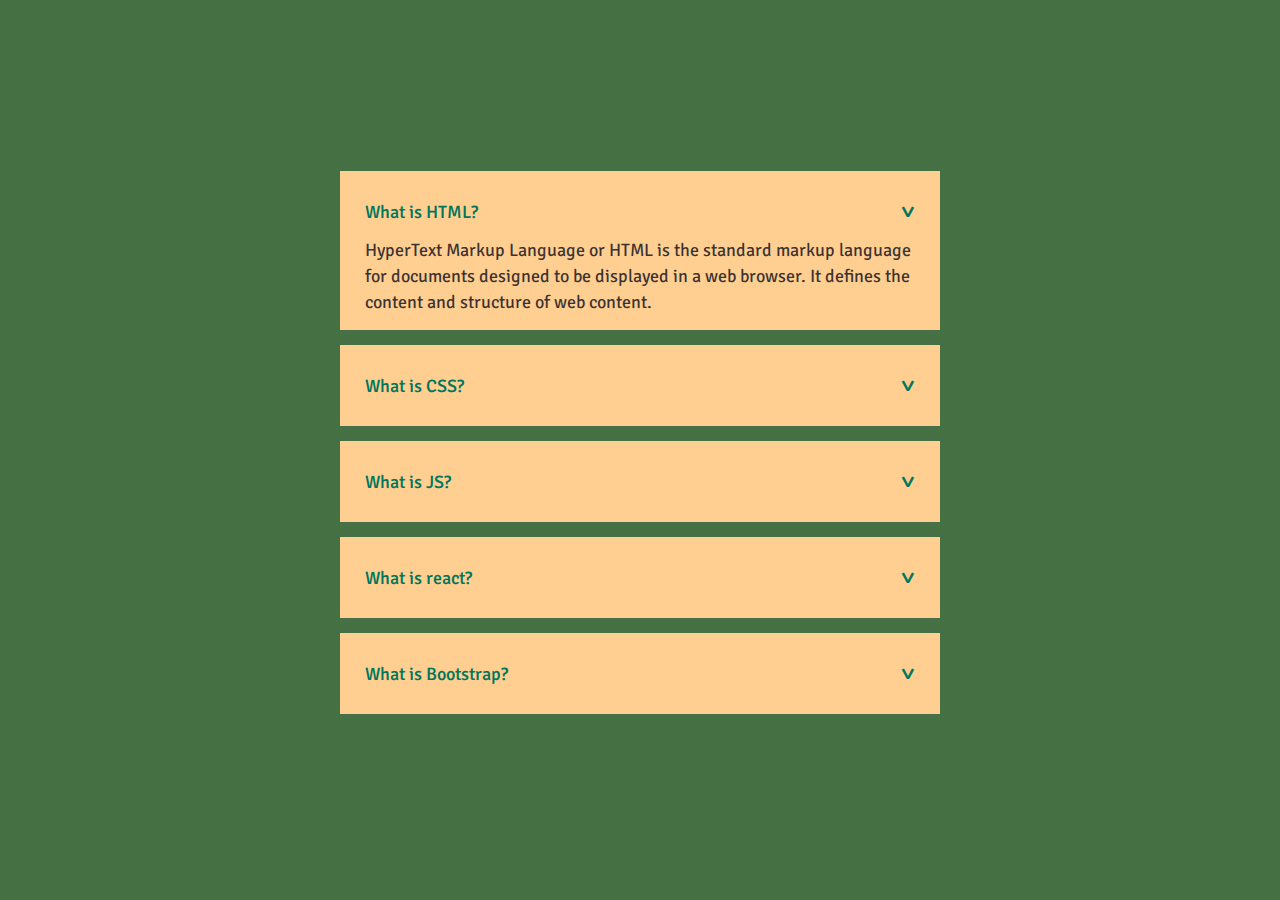
<file: Projects/Accordion_Projects/index.html>
<!DOCTYPE html>
<html lang="en">
  <head>
    <meta charset="UTF-8" />
    <meta name="viewport" content="width=device-width, initial-scale=1.0" />
    <title>Accordion Projects</title>
    <link rel="stylesheet" href="css/all.min.css" />
    <link rel="stylesheet" href="css/style.css" />
  </head>
  <body>
    <ul id="accordion">
      <li>
        <label for="first">What is HTML? <span>&#x3e</span></label>
        <input type="radio" name="accordion" id="first" checked>
        <div class="content">
          <p>
            HyperText Markup Language or HTML is the standard markup language for documents designed to be displayed in a web browser. It defines the content and structure of web content.
          </p>
        </div>
      </li>
      <li>
        <label for="second">What is CSS? <span>&#x3e</span></label>
        <input type="radio" name="accordion" id="second">
        <div class="content">
          <p>
            Cascading Style Sheets (CSS) is a style sheet language used for specifying the presentation and styling of a document written in a markup language such as HTML or XML (including XML dialects such as SVG, MathML or XHTML). CSS is a cornerstone technology of the World Wide Web, alongside HTML and JavaScript.
          </p>
        </div>
      </li>
      <li>
        <label for="third">What is JS? <span>&#x3e</span></label>
        <input type="radio" name="accordion" id="third">
        <div class="content">
          <p>
            JavaScript is a high-level, often just-in-time compiled language that conforms to the ECMAScript standard. It has dynamic typing, prototype-based object-orientation, and first-class functions. It is multi-paradigm, supporting event-driven, functional, and imperative programming styles. It has application programming interfaces (APIs) for working with text, dates, regular expressions, standard data structures, and the Document Object Model (DOM).
          </p>
        </div>
      </li>
      <li>
        <label for="fourth">What is react? <span>&#x3e</span></label>
        <input type="radio" name="accordion" id="fourth">
        <div class="content">
          <p>
            React (also known as React.js or ReactJS) is a free and open-source front-end JavaScript library for building user interfaces based on components. It is maintained by Meta (formerly Facebook) and a community of individual developers and companies.
          </p>
        </div>
      </li>
      <li>
        <label for="fifth">What is Bootstrap? <span>&#x3e</span></label>
        <input type="radio" name="accordion" id="fifth">
        <div class="content">
          <p>
            Bootstrap (formerly Twitter Bootstrap) is a free and open-source CSS framework directed at responsive, mobile-first front-end web development. It contains HTML, CSS and (optionally) JavaScript-based design templates for typography, forms, buttons, navigation, and other interface components.
          </p>
        </div>
      </li>
    </ul>
    <script src="script.js"></script>
  </body>
</html>
</file>
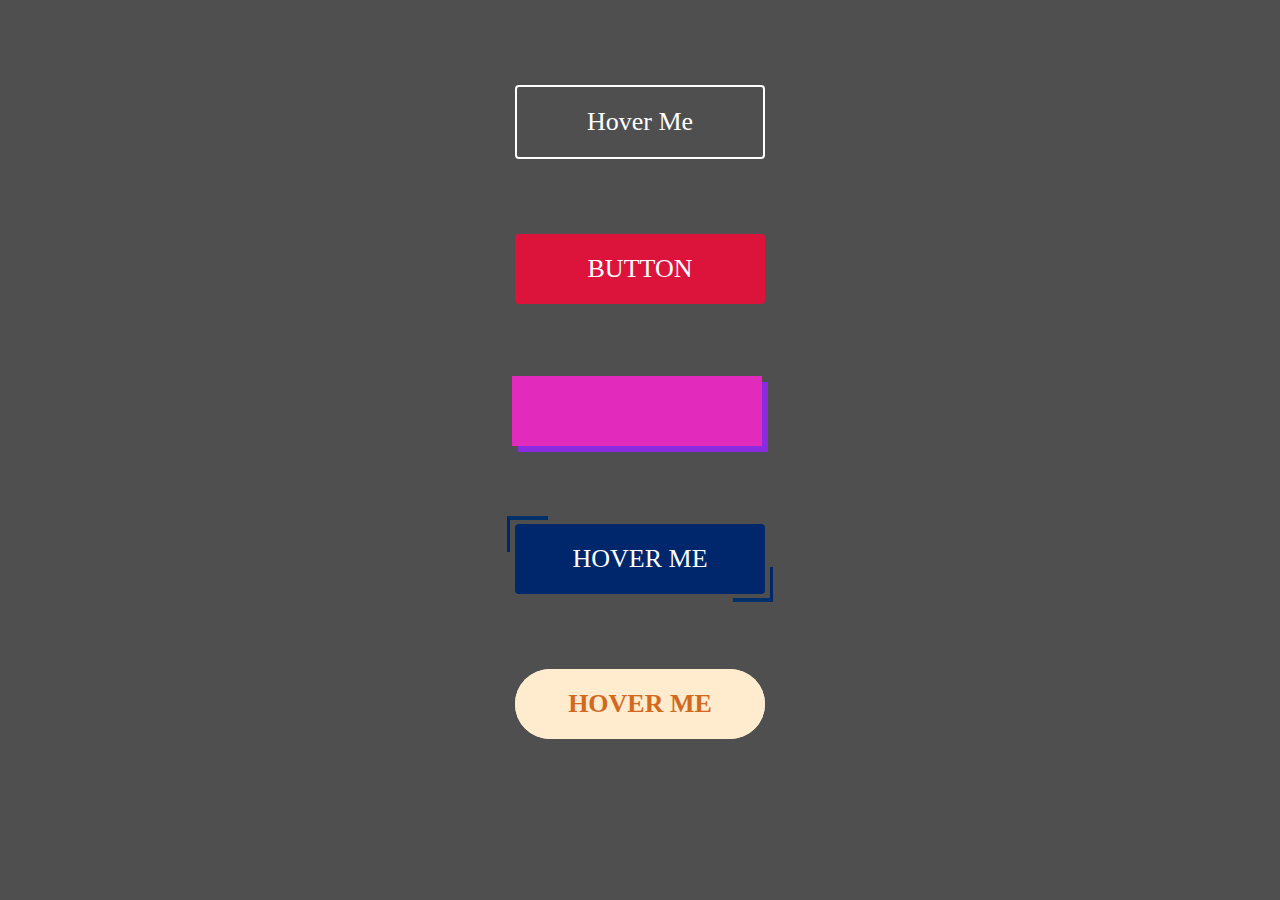
<file: Projects/Creative_Buttons/index.html>
<!DOCTYPE html>
<html lang="en">
<head>
  <meta charset="UTF-8">
  <meta name="viewport" content="width=device-width, initial-scale=1.0">
  <title>Top 5 Modern and Trendy CSS3 Creative Buttons</title>
  <link rel="stylesheet" href="styles.css" />
</head>
<body>
  <div class="btn-containers">
    <a href="#" class="btn1">
      Hover Me
    </a>
    <a href="#" class="btn2">
      BUTTON
    </a>
    <a href="#" class="btn3">
      HOVER ME
    </a>
    <a href="#" class="btn4">
      HOVER ME
    </a>
    <a href="#" class="btn5">
      HOVER ME
    </a>
  </div>


</body>
</html>
</file>
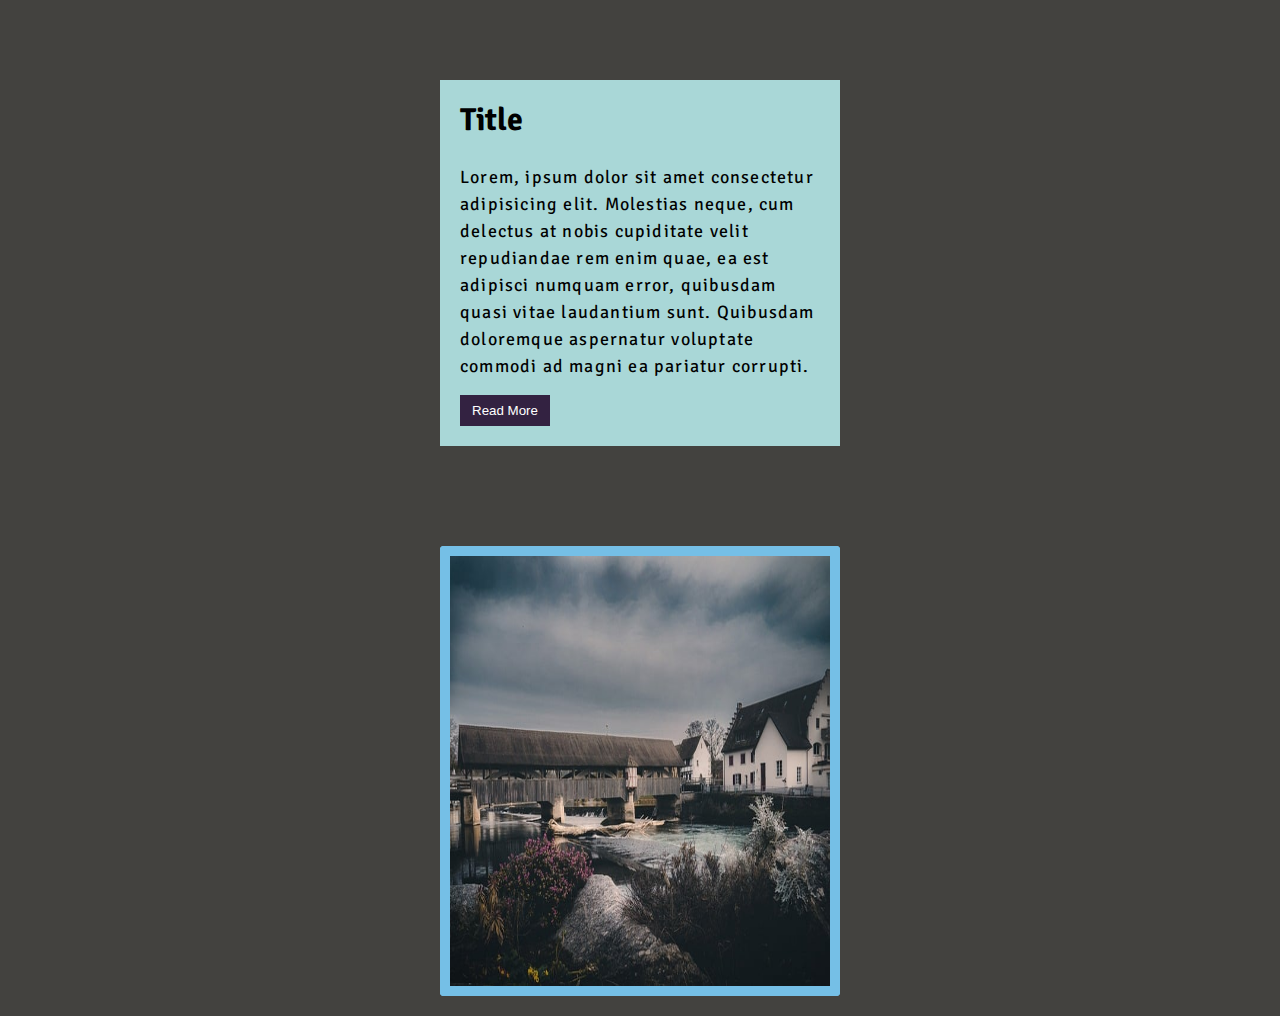
<file: Projects/Mind-Blowing_CSS_Card_Designs/index.html>
<!DOCTYPE html>
<html lang="en">
  <head>
    <meta charset="UTF-8" />
    <meta name="viewport" content="width=device-width, initial-scale=1.0" />
    <title>Mind-Blowing CSS Card Designs</title>
    <link rel="stylesheet" href="css/all.min.css" />
    <link rel="stylesheet" href="css/style.css" />
  </head>
  <body>
    <div class="container">
      <div class="card-1 card">
        <h1 class="title">Title</h1>
        <p class="text">
          Lorem, ipsum dolor sit amet consectetur adipisicing elit. Molestias
          neque, cum delectus at nobis cupiditate velit repudiandae rem enim
          quae, ea est adipisci numquam error, quibusdam quasi vitae laudantium
          sunt. Quibusdam doloremque aspernatur voluptate commodi ad magni ea
          pariatur corrupti.
        </p>
        <button>Read More</button>
      </div>
      <div class="card-2 card">
        <div class="photo">
          <img src="images/1.jpg" alt="Profile Image" />
        </div>
        <p>Barcelona</p>
      </div>
    </div>

    <script src="script.js"></script>
  </body>
</html>
</file>
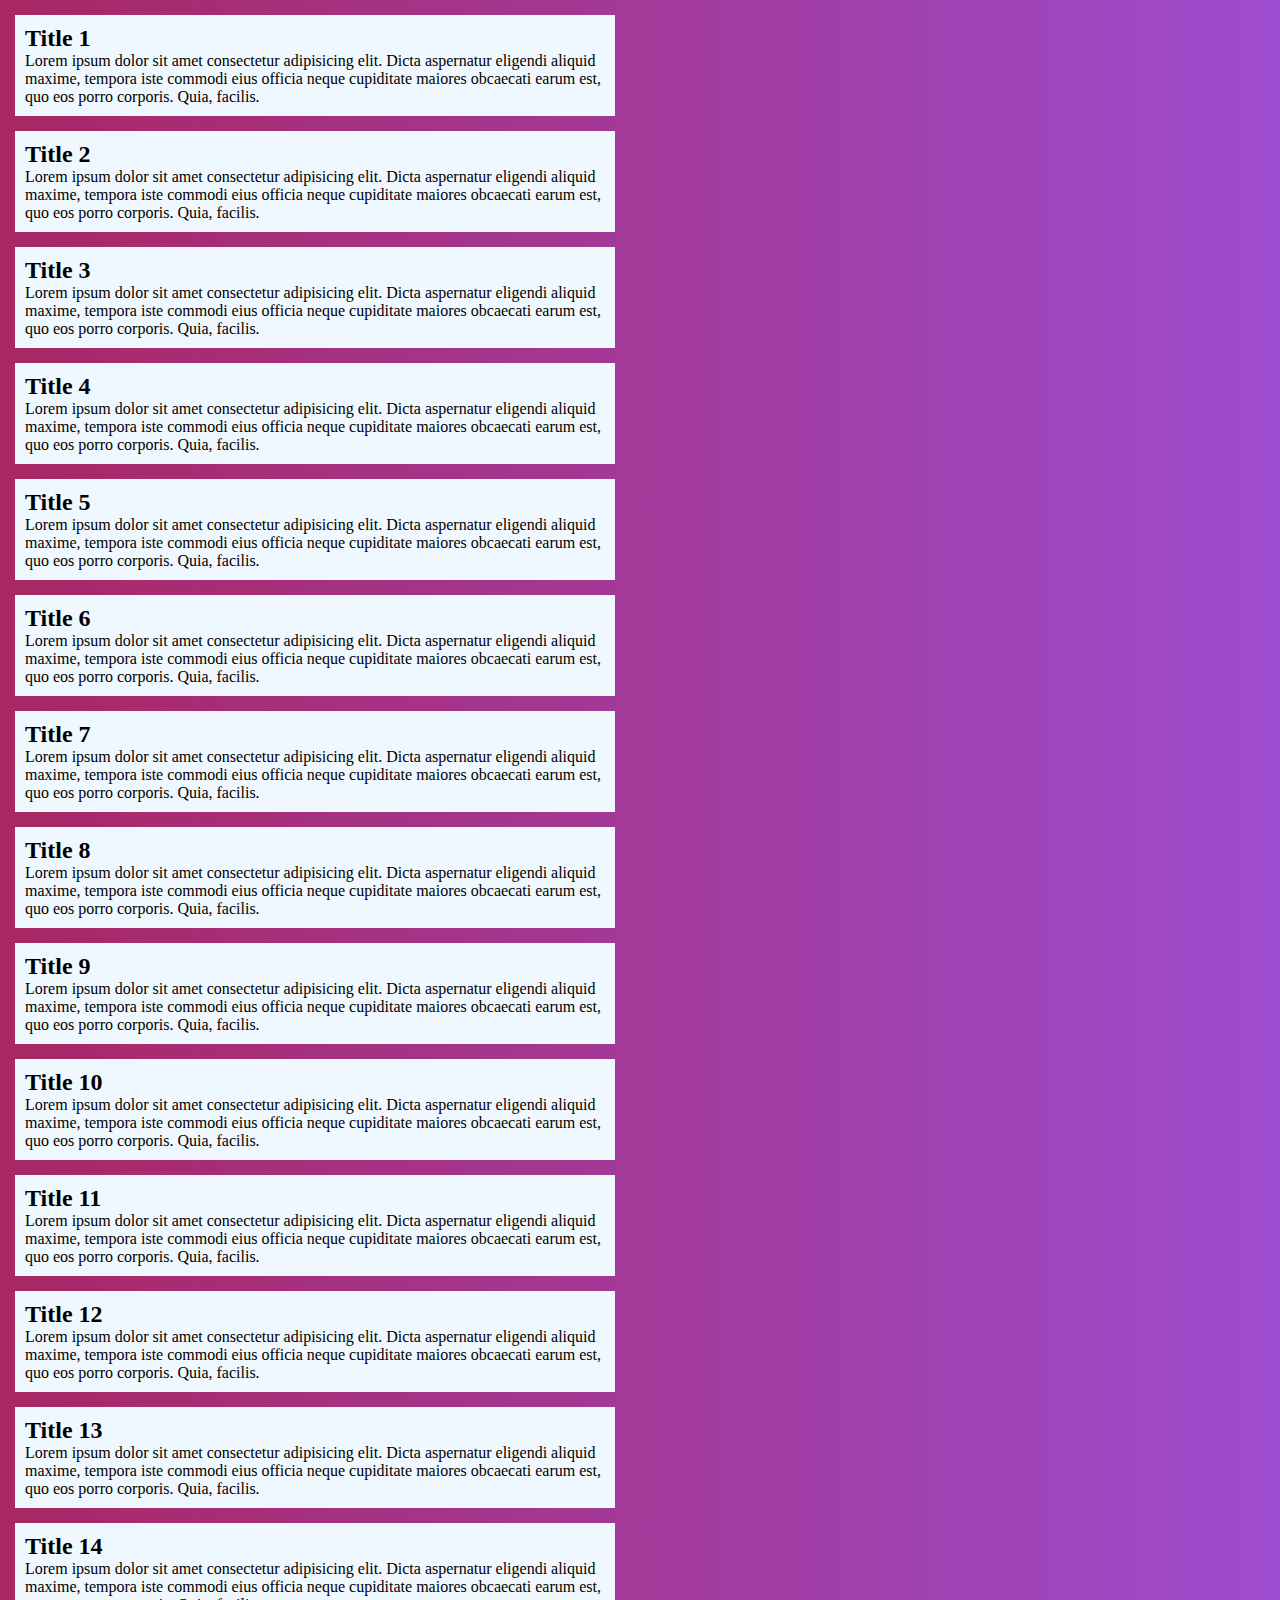
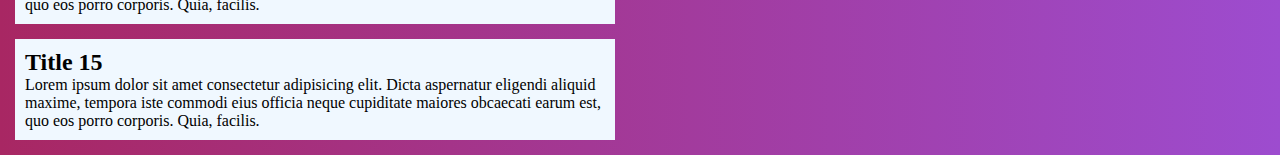
<file: Projects/Modern_Custom_Scrollbars/index.html>
<!DOCTYPE html>
<html lang="en">
  <head>
    <meta charset="UTF-8" />
    <meta name="viewport" content="width=device-width, initial-scale=1.0" />
    <title>Modern Custom Scrollbars</title>
    <link rel="stylesheet" href="styles.css" />
  </head>
  <body>
    <div class="box">
      <h2>Title 1</h2>
      <p>Lorem ipsum dolor sit amet consectetur adipisicing elit. Dicta aspernatur eligendi aliquid maxime, tempora iste commodi eius officia neque cupiditate maiores obcaecati earum est, quo eos porro corporis. Quia, facilis.</p>
    </div>
    <div class="box">
      <h2>Title 2</h2>
      <p>Lorem ipsum dolor sit amet consectetur adipisicing elit. Dicta aspernatur eligendi aliquid maxime, tempora iste commodi eius officia neque cupiditate maiores obcaecati earum est, quo eos porro corporis. Quia, facilis.</p>
    </div>
    <div class="box">
      <h2>Title 3</h2>
      <p>Lorem ipsum dolor sit amet consectetur adipisicing elit. Dicta aspernatur eligendi aliquid maxime, tempora iste commodi eius officia neque cupiditate maiores obcaecati earum est, quo eos porro corporis. Quia, facilis.</p>
    </div>
    <div class="box">
      <h2>Title 4</h2>
      <p>Lorem ipsum dolor sit amet consectetur adipisicing elit. Dicta aspernatur eligendi aliquid maxime, tempora iste commodi eius officia neque cupiditate maiores obcaecati earum est, quo eos porro corporis. Quia, facilis.</p>
    </div>
    <div class="box">
      <h2>Title 5</h2>
      <p>Lorem ipsum dolor sit amet consectetur adipisicing elit. Dicta aspernatur eligendi aliquid maxime, tempora iste commodi eius officia neque cupiditate maiores obcaecati earum est, quo eos porro corporis. Quia, facilis.</p>
    </div>
    <div class="box">
      <h2>Title 6</h2>
      <p>Lorem ipsum dolor sit amet consectetur adipisicing elit. Dicta aspernatur eligendi aliquid maxime, tempora iste commodi eius officia neque cupiditate maiores obcaecati earum est, quo eos porro corporis. Quia, facilis.</p>
    </div>
    <div class="box">
      <h2>Title 7</h2>
      <p>Lorem ipsum dolor sit amet consectetur adipisicing elit. Dicta aspernatur eligendi aliquid maxime, tempora iste commodi eius officia neque cupiditate maiores obcaecati earum est, quo eos porro corporis. Quia, facilis.</p>
    </div>
    <div class="box">
      <h2>Title 8</h2>
      <p>Lorem ipsum dolor sit amet consectetur adipisicing elit. Dicta aspernatur eligendi aliquid maxime, tempora iste commodi eius officia neque cupiditate maiores obcaecati earum est, quo eos porro corporis. Quia, facilis.</p>
    </div>
    <div class="box">
      <h2>Title 9</h2>
      <p>Lorem ipsum dolor sit amet consectetur adipisicing elit. Dicta aspernatur eligendi aliquid maxime, tempora iste commodi eius officia neque cupiditate maiores obcaecati earum est, quo eos porro corporis. Quia, facilis.</p>
    </div>
    <div class="box">
      <h2>Title 10</h2>
      <p>Lorem ipsum dolor sit amet consectetur adipisicing elit. Dicta aspernatur eligendi aliquid maxime, tempora iste commodi eius officia neque cupiditate maiores obcaecati earum est, quo eos porro corporis. Quia, facilis.</p>
    </div>
    <div class="box">
      <h2>Title 11</h2>
      <p>Lorem ipsum dolor sit amet consectetur adipisicing elit. Dicta aspernatur eligendi aliquid maxime, tempora iste commodi eius officia neque cupiditate maiores obcaecati earum est, quo eos porro corporis. Quia, facilis.</p>
    </div>
    <div class="box">
      <h2>Title 12</h2>
      <p>Lorem ipsum dolor sit amet consectetur adipisicing elit. Dicta aspernatur eligendi aliquid maxime, tempora iste commodi eius officia neque cupiditate maiores obcaecati earum est, quo eos porro corporis. Quia, facilis.</p>
    </div>
    <div class="box">
      <h2>Title 13</h2>
      <p>Lorem ipsum dolor sit amet consectetur adipisicing elit. Dicta aspernatur eligendi aliquid maxime, tempora iste commodi eius officia neque cupiditate maiores obcaecati earum est, quo eos porro corporis. Quia, facilis.</p>
    </div>
    <div class="box">
      <h2>Title 14</h2>
      <p>Lorem ipsum dolor sit amet consectetur adipisicing elit. Dicta aspernatur eligendi aliquid maxime, tempora iste commodi eius officia neque cupiditate maiores obcaecati earum est, quo eos porro corporis. Quia, facilis.</p>
    </div>
    <div class="box">
      <h2>Title 15</h2>
      <p>Lorem ipsum dolor sit amet consectetur adipisicing elit. Dicta aspernatur eligendi aliquid maxime, tempora iste commodi eius officia neque cupiditate maiores obcaecati earum est, quo eos porro corporis. Quia, facilis.</p>
    </div>
  </body>
</html>
</file>
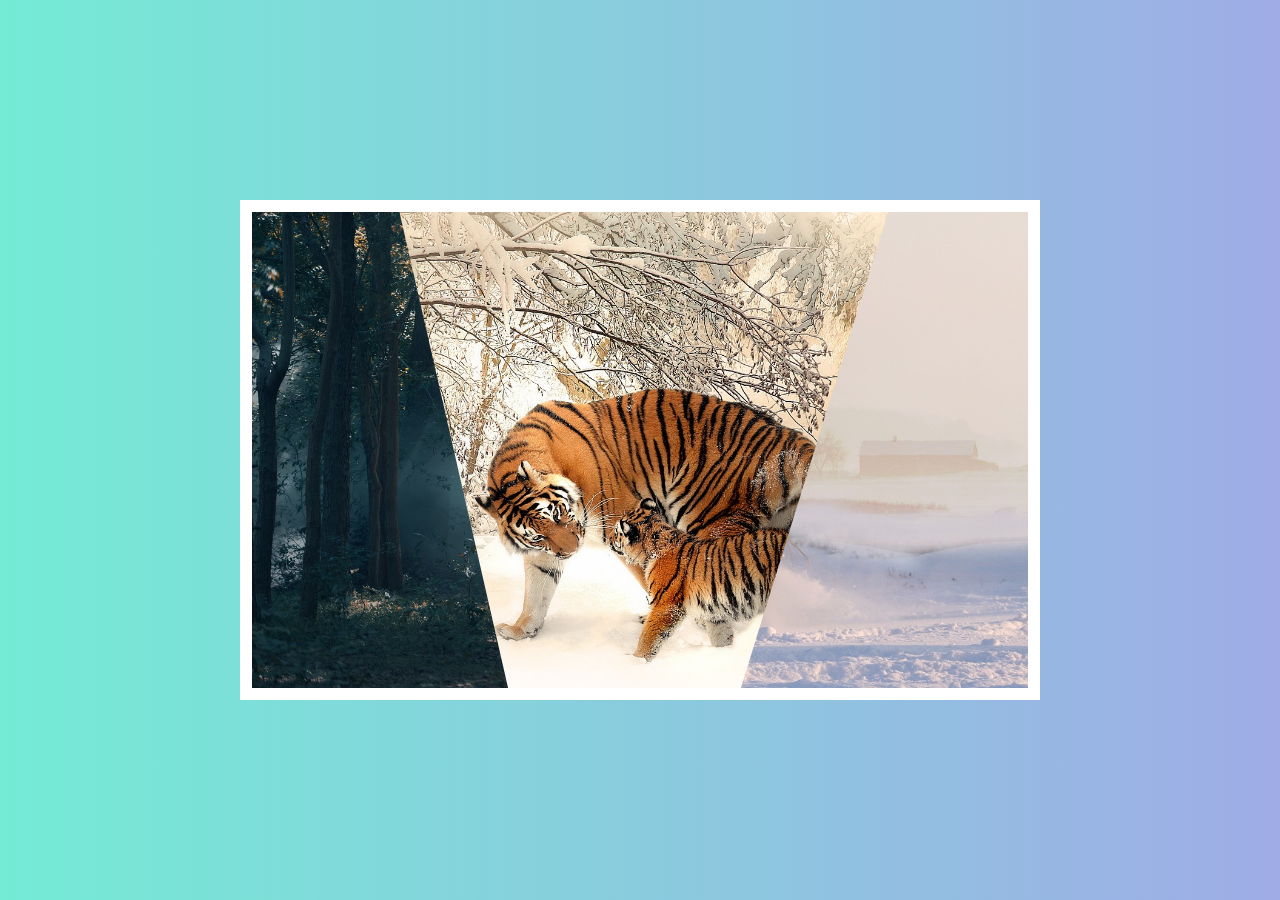
<file: Projects/Stunning_Image_Hover_Effects/index.html>
<!DOCTYPE html>
<html lang="en">
<head>
  <meta charset="UTF-8">
  <meta name="viewport" content="width=device-width, initial-scale=1.0">
  <title>Stunning Image Hover Effects</title>
  <link rel="stylesheet" href="styles.css" />
</head>
<body>
  <div class="hover-container">
    <div class="clip clip1"></div>
    <div class="clip clip2"></div>
    <div class="clip clip3"></div>
  </div>
</body>
</html>
</file>
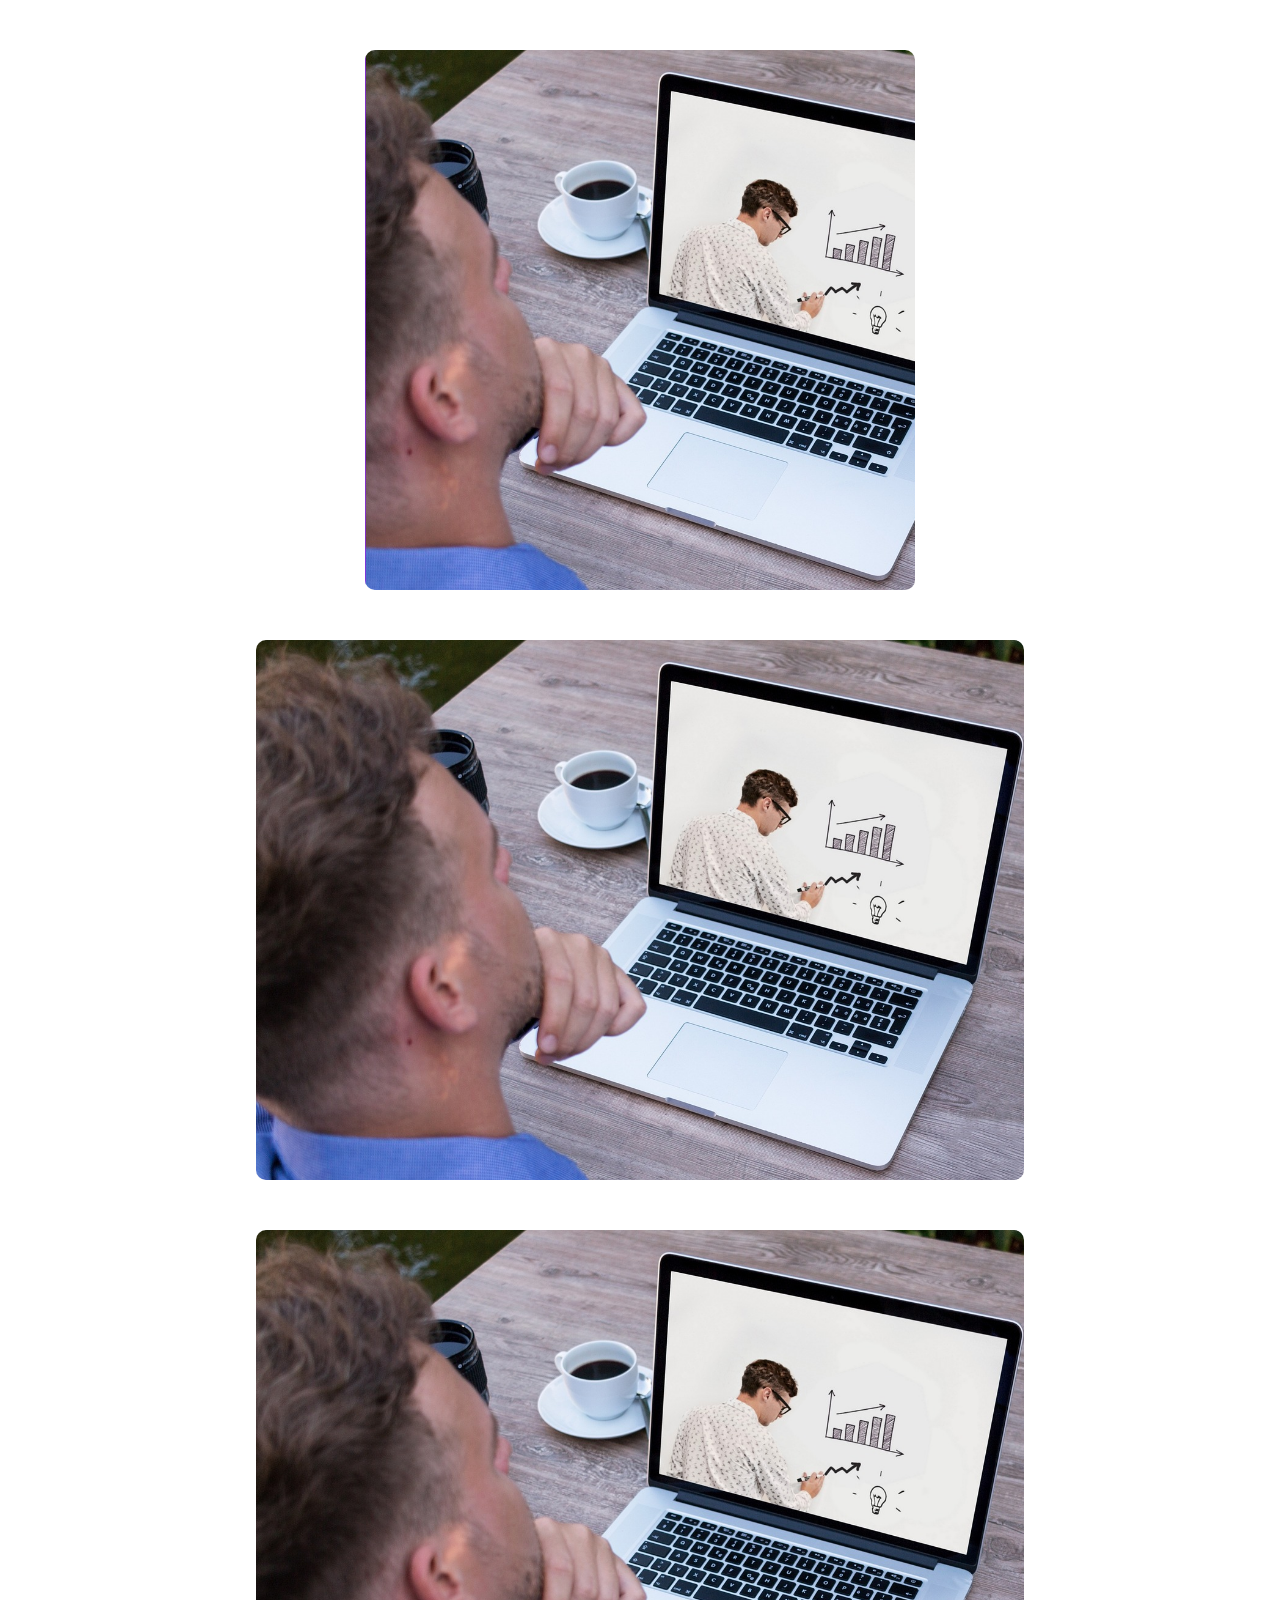
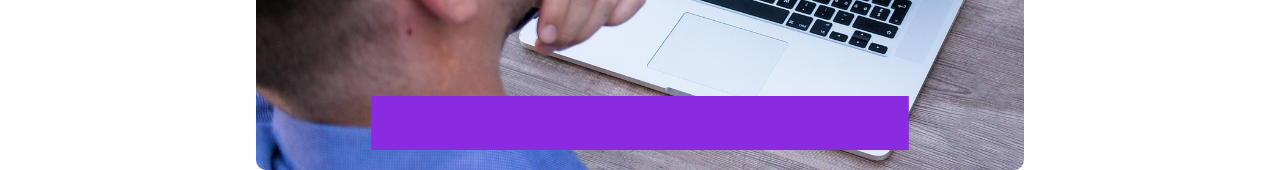
<file: Projects/Top_3_Creative_Image_Hover_Effects/index.html>
<!DOCTYPE html>
<html lang="en">
  <head>
    <meta charset="UTF-8" />
    <meta name="viewport" content="width=device-width, initial-scale=1.0" />
    <title>Hamburger Button</title>
    <link rel="stylesheet" href="css/all.min.css" />
    <link rel="stylesheet" href="css/style.css" />
  </head>
  <body>
    <div class="app-container">
      <div class="profile-img">
        <img src="images/Profile-image-1.jpg" alt="Profile Image" />
      </div>
      <div class="details">
        <h1>welcome to the real world 😉</h1>
        <p>write your content here 📖</p>
      </div>
    </div>
    <div class="app-container-2">
      <div class="profile-img-2">
        <img src="images/Profile-image-1.jpg" alt="Profile Image" />
      </div>
      <div class="details-2">
        <h1>welcome to the real world 😉</h1>
        <p>write your content here 📖</p>
      </div>
    </div>
    <div class="app-container-3">
      <div class="profile-img-3">
        <img src="images/Profile-image-1.jpg" alt="Profile Image" />
      </div>
      <div class="details-3">
        <h1>welcome to the real world 😉</h1>
        <p>write your content here 📖</p>
      </div>
    </div>
    <script src="script.js"></script>
  </body>
</html>
</file>
<file: Projects/Accordion_Projects/css/style.css>
@import url("https://fonts.googleapis.com/css2?family=Signika+Negative:wght@300..700&display=swap");

* {
  padding: 0;
  margin: 0;
  box-sizing: border-box;
}

body {
  font-family: "Signika Negative", sans-serif;
  background-color: rgb(68, 112, 68);
  color: #3b3131;
  display: flex;
  align-items: center;
  justify-content: center;
  height: 100vh;
}

#accordion {
  margin: 75px auto;
  width: 600px;
}

#accordion li {
  list-style: none;
  width: 100%;
  padding: 15px;
  background-color: rgb(255, 207, 145);
  margin-bottom: 15px;
}

#accordion li label {
  padding: 10px;
  display: flex;
  justify-content: space-between;
  align-items: center;
  font-weight: 500;
  font-size: 18px;
  color: rgb(0, 118, 93);
}

label + input[type="radio"] {
  display: none;
}

.content {
  font-size: 18px;
  padding: 0px 10px;
  /* display: none; */
  /* height: auto; */
  max-height: 0;
  line-height: 26px;
  overflow: hidden;
  transition: max-height 0.8s;
}

label + input[type="radio"]:checked + .content {
  /* display: block; */
  max-height: 250px;
}

li label>span {
  transform: rotate(90deg);
  font-size: 25px;
  cursor: pointer;
}
</file>
<file: Projects/Creative_Buttons/styles.css>
* {
  padding: 0;
  margin: 0;
  box-sizing: border-box;
}

body {
  background-color: rgb(79, 79, 79);
  padding: 10px;
  font-family: cursive;
}

/* .btn-containers {

  text-align: center;
} */

a {
  width: 250px;
  display: block;
  text-decoration: none;
  color: #fff;
  font-size: 26px;
  padding: 20px 40px;
  border-radius: 4px;
  margin: 75px auto;
  text-align: center;
}

.btn1 {
  position: relative;
  border: 2px solid #fff;
  overflow: hidden;
}

.btn1::before {
  content: "Download";
  color: #333;
  font-size: 30px;
  line-height: 2.5;
  position: absolute;
  width: 100%;
  height: 100%;
  top: -100%;
  left: 0;
  background: linear-gradient(to bottom, rgb(45, 255, 150), rgb(82, 183, 15));
  transition: top 0.5s;
}

.btn1:hover::before {
  top: 0;
}

.btn2 {
  position: relative;
  /* overflow: hidden; */
  background-color: crimson;
}

.btn2::after,
.btn2::before {
  content: "BUTTON";
  width: 100%;
  height: 100%;
  position: absolute;
  left: 0;
  top: 0%;
  text-align: center;
  line-height: 3;
  border-radius: 4px;
  letter-spacing: 1.5px;
  transform-origin: top;
  transform: rotateX(270deg);
  transition: transform 0.5s ease-in-out;
}
.btn2::after {
  background-color: blueviolet;
  transition-delay: 0.5s;
}
.btn2::before {
  background-color: coral;
}
.btn2:hover::before {
  transform: rotateX(0deg);
}
.btn2:hover::after {
  transform: rotateX(0deg);
  transition-delay: 0.4s;
}

.btn3 {
  color: transparent;
  background-color: transparent;
  position: relative;
  z-index: 1;
  transition: color 0.3s;
}

.btn3::before {
  content: "";
  width: 100%;
  height: 100%;
  position: absolute;
  top: 3px;
  left: 3px;
  background-color: blueviolet;
  z-index: -1;
  /* mix-blend-mode: multiply; */
  transform-origin: top;
  transition: all 0.3s;
}
.btn3::after {
  content: "";
  width: 100%;
  height: 100%;
  position: absolute;
  top: -3px;
  left: -3px;
  background-color: rgb(226, 43, 189);
  z-index: -1;
  /* mix-blend-mode: multiply; */
  transform-origin: bottom;
  transition: all 0.3s;
}

.btn3:hover {
  color: #fff;
  transition-delay: 0.2s;
}

.btn3:hover::before {
  top: -6px;
  left: 0;
  transform: perspective(1000px) rotateX(75deg);
}
.btn3:hover::after {
  top: 6px;
  left: 0;
  transform: perspective(1000px) rotateX(-75deg);
}


/* button 4 */

.btn4 {
  background-color: rgb(0, 38, 108);
  position: relative;
}

.btn4::before {
  content: "";
  position: absolute;
  top: -8px;
  left: -8px;
  width: 15%;
  height: 45%;
  border-top: 4px solid rgb(0, 48, 108);
  border-left: 3px solid rgb(0, 38, 108);
  transition: all 0.3s;
}
.btn4::after {
  content: "";
  position: absolute;
  bottom: -8px;
  right: -8px;
  width: 15%;
  height: 45%;
  border-bottom: 4px solid rgb(0, 48, 108);
  border-right: 3px solid rgb(0, 38, 108);
  transition: all 0.3s;
}

.btn4:hover::before, .btn4:hover::after {
  width: 100%;
  height: 100%;
}

/* button 5 */

.btn5 {
  background-color: blanchedalmond;
  color:chocolate;
  border-radius: 100vmax;
  font-weight: 600;
  transition: all 0.2s;
  position: relative;
}

.btn5::before {
  content: "";
  position: absolute;
  top: 0;
  left: 0;
  width: 100%;
  height: 100%;
  background-color: #fff;
  border-radius: 100vmax;
  transition: all 0.5s;
  z-index: -1;
}

.btn5:hover::before {
  transform: scaleX(1.4) scaleY(1.6);
  opacity: 0.1;
}

.btn5:hover {
  transform: translateX(-3px);
  box-shadow: 0 10px 20px rgba(0,0,0,0.2);
}

.btn5:active {
  transform: translateY(-1px);
  box-shadow: 0 5px 10px rgba(0,0,0,0.2);
}
</file>
<file: Projects/Mind-Blowing_CSS_Card_Designs/css/style.css>
@import url("https://fonts.googleapis.com/css2?family=Signika+Negative:wght@300..700&display=swap");

* {
  padding: 0;
  margin: 0;
  box-sizing: border-box;
}

body {
  font-family: "Signika Negative", sans-serif;
  background-color: rgb(67, 66, 63);
}

.container {
  display: flex;
  flex-direction: column;
  align-items: center;
}

.card {
  width: 400px;
  background-color: rgb(169, 215, 215);
  margin-top: 80px;
  margin-bottom: 20px;
  padding: 20px;
  user-select: none;
  position: relative;
}

.title {
  margin-bottom: 25px;
}

.text {
  font-size: 18px;
  letter-spacing: 1.2px;
  line-height: 1.5;
  margin-bottom: 15px;
  transition: color 0.3s ease 0.2s;
}

button {
  padding: 8px 12px;
  border: none;
  outline: none;
  background-color: rgb(51, 34, 65);
  color: #fff;
  cursor: pointer;
}

.card-1 {
  z-index: 1;
  overflow: hidden;
  position: relative;
}

.card-1::after {
  content: "";
  position: absolute;
  width: 180%;
  height: 180%;
  bottom: -60px;
  left: -160px;
  background-color: #6593ae;
  transform: scale(0);
  transform-origin: bottom;
  border-radius: 100vmax;
  z-index: -1;
  transition: transform 1.6s ease;
}

.card-1:hover::after {
  transform: scale(1);
}

.card-1:hover .text {
  color: #fff;
}

.card-2 {
  background-color: #75bfe6;
  padding: 10px;
  position: relative;
  height: 450px;
  border-radius: 4px;
}

.card-2 .photo{ 
  overflow: hidden;
  height: 100%;
  width: 100%;
  position: relative;
  z-index: 1;
}

.card-2 img {
  width: 100%;
  height: 100%;
  transition: transform 0.3s ease;
}

.card-2:hover img {
  transform: translateY(-50px);
}

.card-2 p {
  text-align: center;
  position: absolute;
  bottom: 18px;
  left: 50%;
  transform: translateX(-50%);
  font-size: 24px;
  color: #fff;
}

.card-2::before, .card-2::after {
  content: "";
  width: 100%;
  height: 100%;
  background-color: #75bfe6;
  position: absolute;
  top: 0;
  left: 0;
  border-radius: 4px;
  z-index: -1;
  transition: transform 0.7s ease;
}

.card-2:hover::before {
  transform: rotate(10deg);
}

.card-2:hover::after {
  transform: rotate(20deg);
}
</file>
<file: Projects/Modern_Custom_Scrollbars/styles.css>
* {
  padding: 0;
  margin: 0;
  box-sizing: border-box;
}

body {
  background: linear-gradient(to left, rgb(157, 76, 207), rgb(168, 39, 99));
}

.box {
  background-color: aliceblue;
  margin: 15px;
  width: 600px;
  padding: 10px;
}

::-webkit-scrollbar {
  background: rgb(157, 76, 207);
  width: 10px;
}

::-webkit-scrollbar-thumb {
  background-image: linear-gradient(45deg, #fb9261 0%, #ff5acd 100%);
  border-radius: 100px;
}
</file>
<file: Projects/Stunning_Image_Hover_Effects/styles.css>
* {
  padding: 0;
  margin: 0;
  box-sizing: border-box;
}

body {
  background-image: linear-gradient(90deg, #74ebd5 0%, #9face6 100%);
  height: 100vh;
  display: flex;
  justify-content: center;
  align-items: center;
}

.hover-container {
  position: relative;
  width: 800px;
  height: 500px;
  border: 12px solid #fff;
}

.clip {
  position: absolute;
  top: 0;
  left: 0;
  width: 100%;
  height: 100%;
  transition: all 0.5s;
}

.clip1 {
  background-image: url("assets/elephant-1822636_1280.jpg");
  background-size: cover;
  background-position: center;
  clip-path: polygon(0 0, 46% 0, 39% 100%, 0 100%);
}
.clip2 {
  background-image: url("assets/tiger-2535888_1280.jpg");
  background-size: cover;
  background-position: center;
  clip-path: polygon(19% 0, 87% 0, 64% 100%, 33% 100%);
}
.clip3 {
  background-image: url("assets/white-horse-3010129_1280.jpg");
  background-size: cover;
  background-position: center;
  clip-path: polygon(82% 0, 100% 0, 100% 100%, 63% 100%);
}

.hover-container:hover .clip {
  clip-path: polygon(100% 0%, 100% 0%, 100% 100%, 100% 100%);
}

.hover-container .clip:hover {
  clip-path: polygon(0 0, 100% 0, 100% 100%, 0% 100%);
}
</file>
<file: Projects/Top_3_Creative_Image_Hover_Effects/css/style.css>
@import url("https://fonts.googleapis.com/css2?family=Signika+Negative:wght@300..700&display=swap");

* {
  padding: 0;
  margin: 0;
  box-sizing: border-box;
}

body {
  font-family: "Signika Negative", sans-serif;
  display: flex;
  justify-content: center;
  align-items: center;
  flex-direction: column;
  gap: 50px;
  margin-top: 50px;
}

.app-container,
.app-container-2,
.app-container-3 {
  width: 60vw;
  height: 60vh;
  position: relative;
  border-radius: 10px;
  cursor: default;
  overflow: hidden;
}

.profile-img,
.profile-img-2,
.profile-img-3 {
  width: 100%;
  height: 100%;
  border-radius: 10px;
  position: absolute;
  top: 0;
  left: 0;
  transition: transform 0.7s ease-in-out;
}

.profile-img > img,
.profile-img-2 > img,
.profile-img-3 > img {
  width: 100%;
  height: 100%;
  object-fit: cover;
  display: block;
}

.details {
  position: absolute;
  width: 100%;
  height: 100%;
  top: 0;
  left: 0;
  display: flex;
  justify-content: center;
  align-items: center;
  flex-direction: column;
  background-color: blueviolet;
  color: #fff;
  gap: 25px;
  letter-spacing: 1.2px;
  padding: 15px;
  text-align: center;
  transform: translateX(-99.85%);
  transition: transform 0.8s cubic-bezier(0.75, 0, 0, 1);
}

@media (max-width: 768px) {
  .app-container {
    width: 70vw;
  }
}

@media (max-width: 425px) {
  .app-container {
    width: 80vw;
  }
}

@media (min-width: 1000px) {
  .app-container {
    width: 550px;
  }
}

.app-container:hover .profile-img {
  transform: translateX(100%);
}
.app-container:hover .details {
  transform: translateX(0);
}

/* ========================= */

.details-2 {
  position: absolute;
  background-color: blueviolet;
  width: 100%;
  padding: 15px;
  text-align: center;
  color: #fff;
  bottom: 0;
  left: 0;
  transform: translateY(112px);
  transition: transform 0.7s ease-in-out;
}

.details-2 h1 {
  margin-bottom: 15px;
}

.app-container-2:hover .profile-img-2 {
  transform: translateY(-80px);
}

.app-container-2:hover .details-2 {
  transform: translateY(0);
}

/* ================= */

.details-3 {
  display: flex;
  align-items: center;
  justify-content: center;
  flex-direction: column;
  position: absolute;
  background-color: blueviolet;
  width: 100%;
  height: 100%;
  padding: 15px;
  text-align: center;
  color: #fff;
  bottom: 20px;
  left: 0;
  transform-origin: bottom;
  transform: scale(0.7, 0.1);
  transition: transform 0.5s ease-in-out;
}

.details-3 h1,
.details-3 p {
  opacity: 0;
  transition: opacity 0.5s ease-in-out;
}

.app-container-3:hover .details-3 {
  transform: scale(1, 1);
  transition: all 0.5s ease-in-out;
}
.app-container-3:hover .details-3 h1,
.app-container-3:hover .details-3 p {
  opacity: 1;
}

.app-container-3:hover .details-3 {
  bottom: 0;
}
</file>
